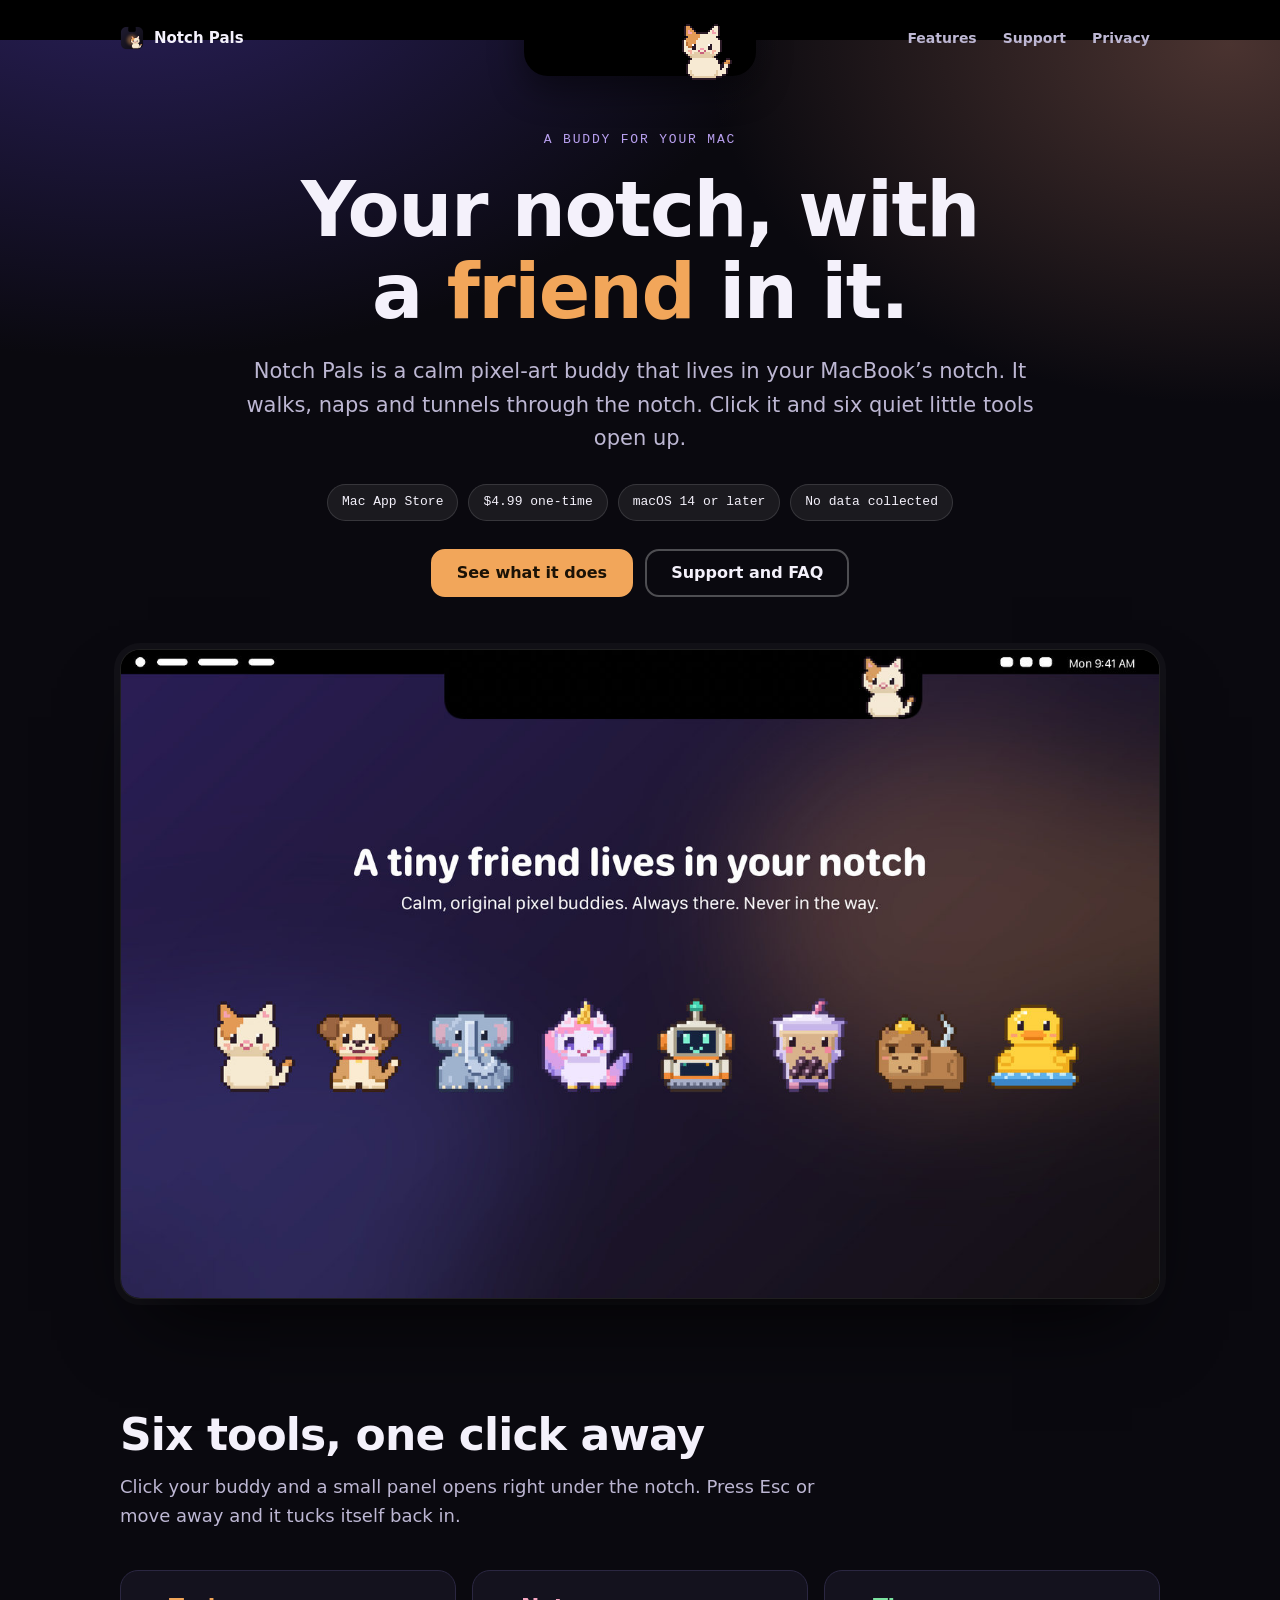
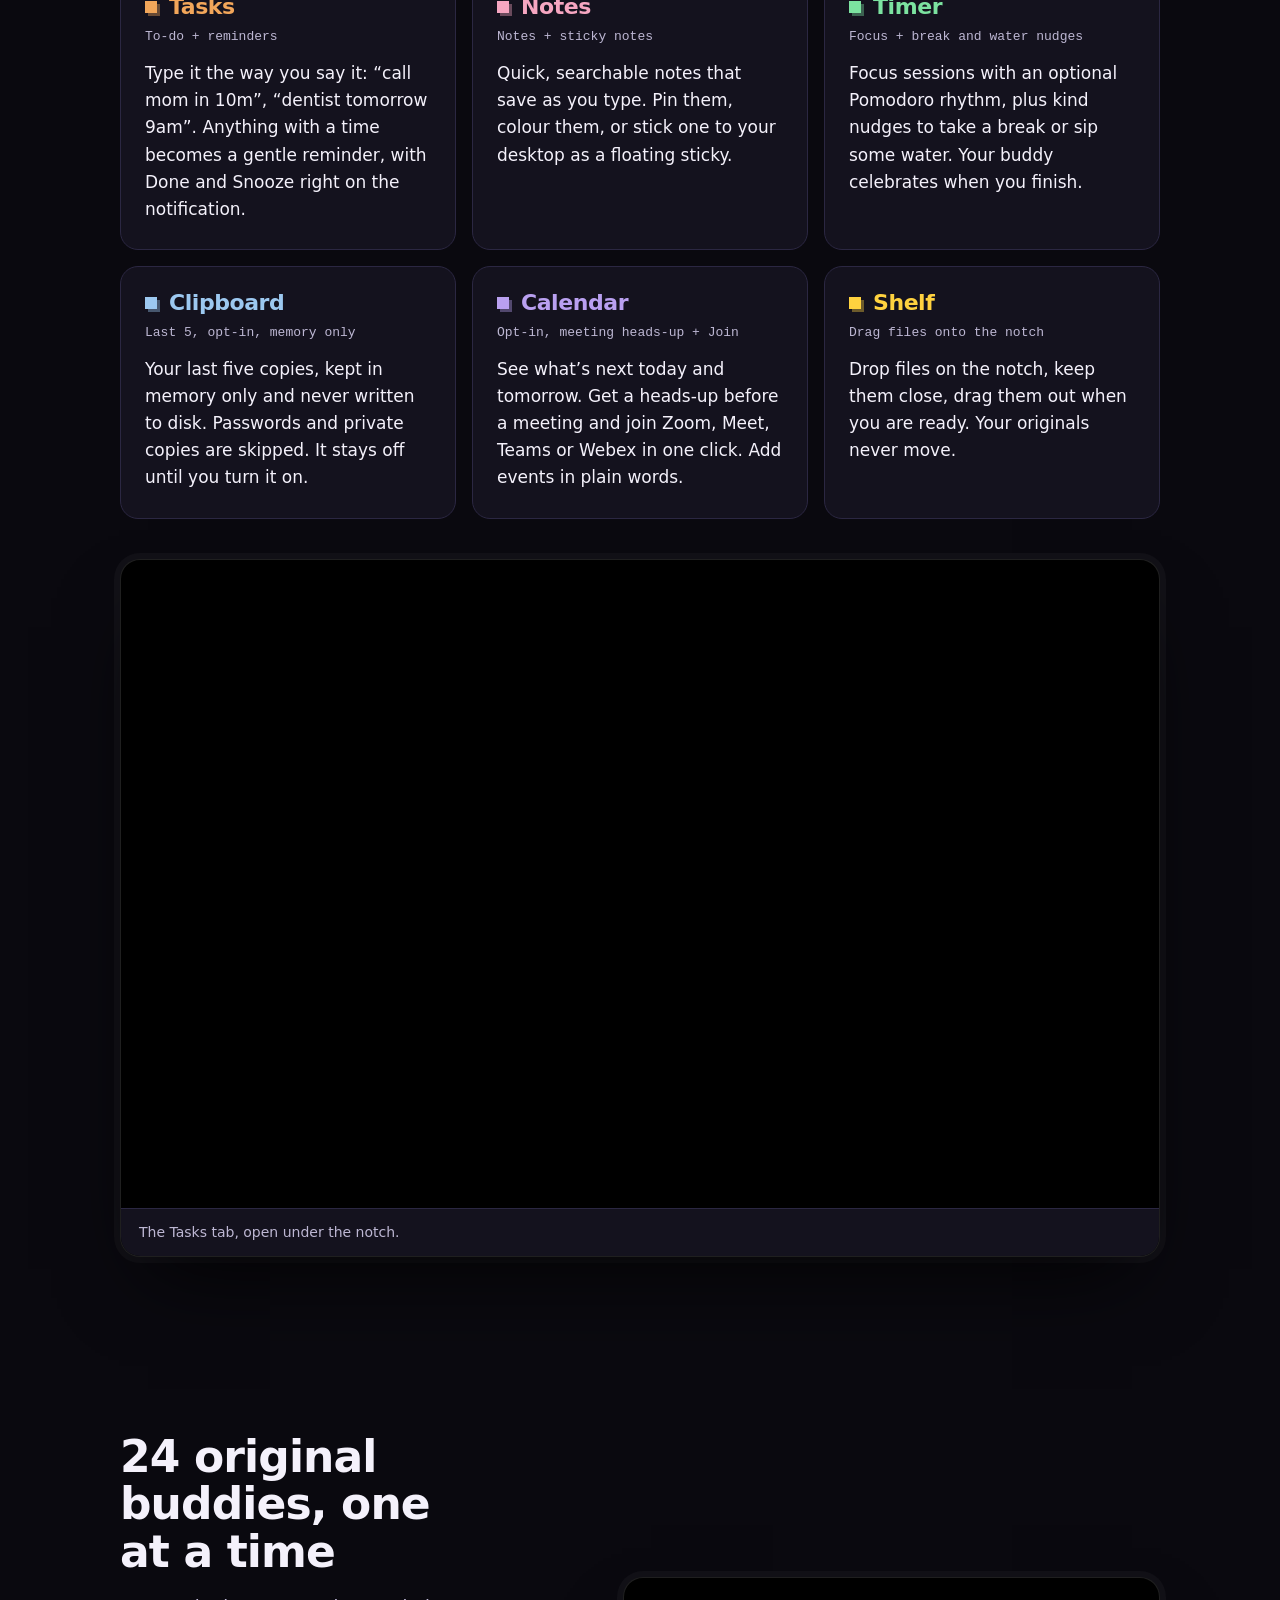
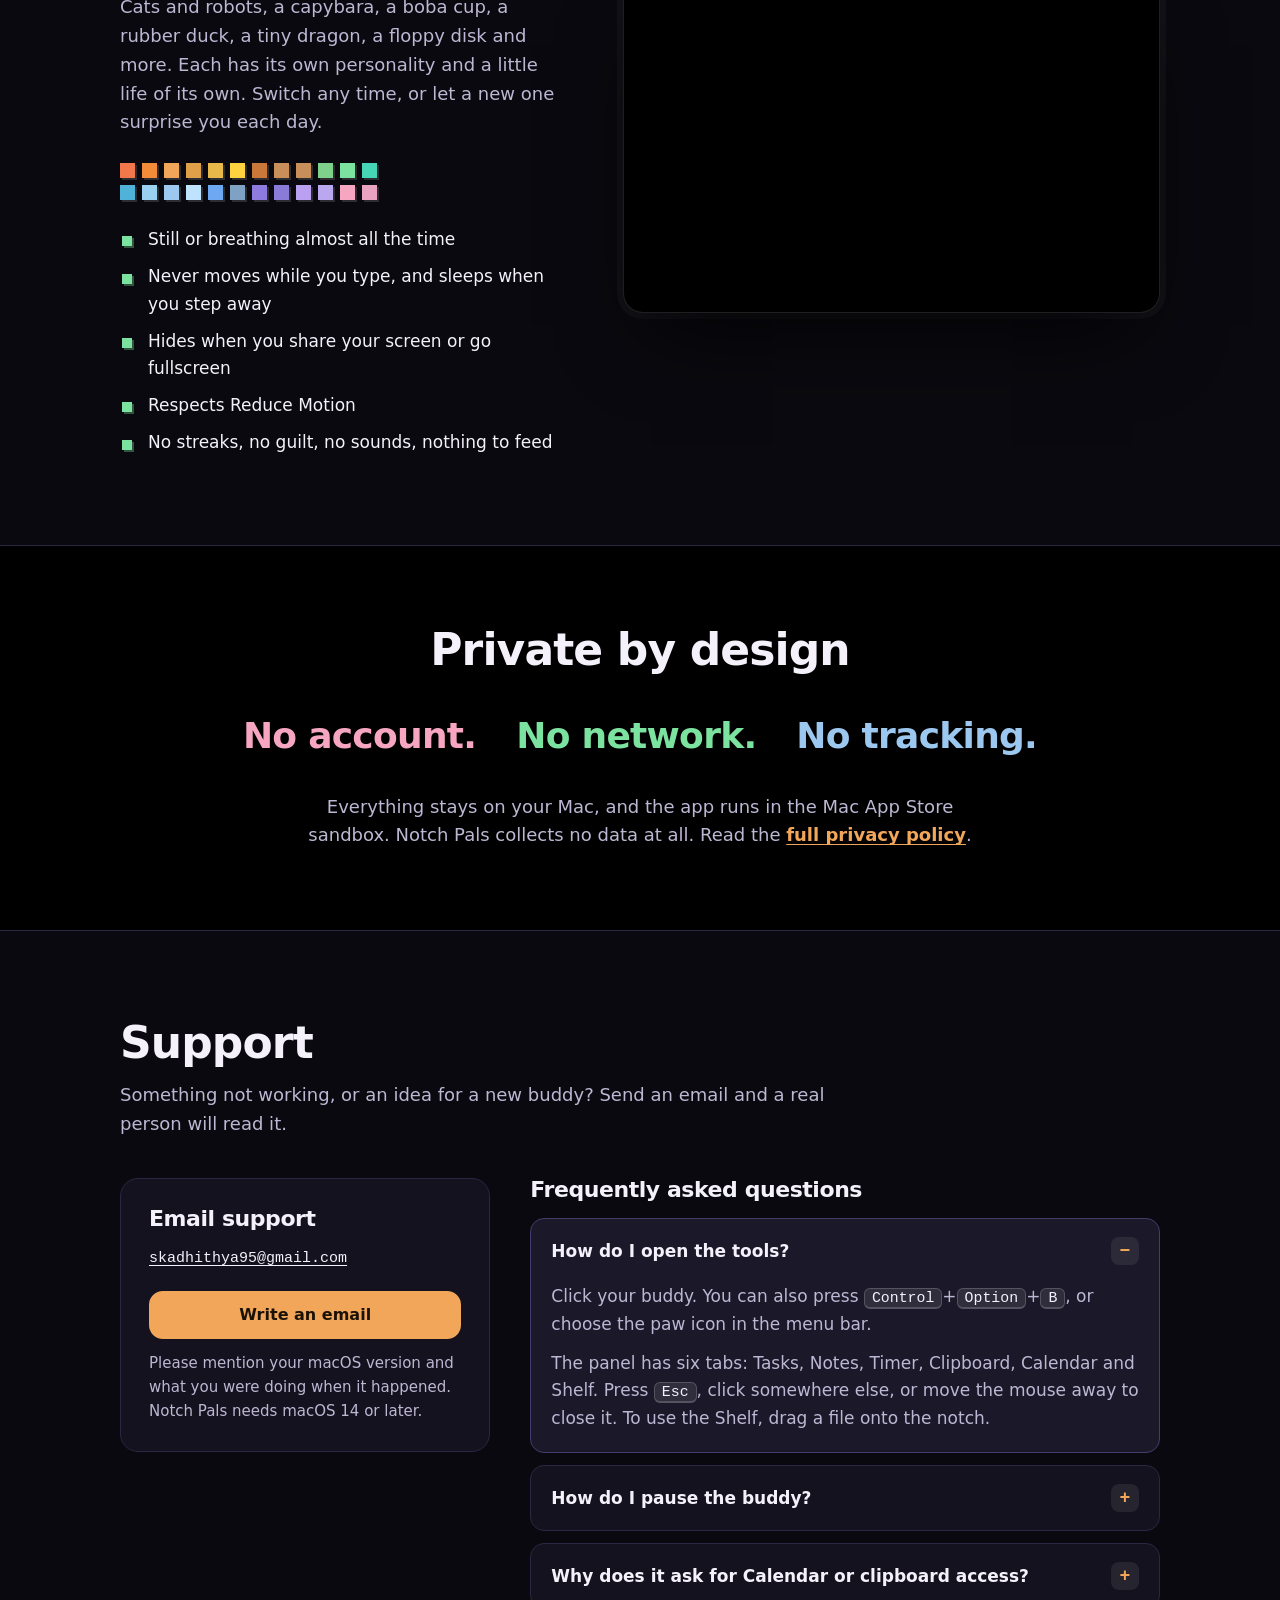
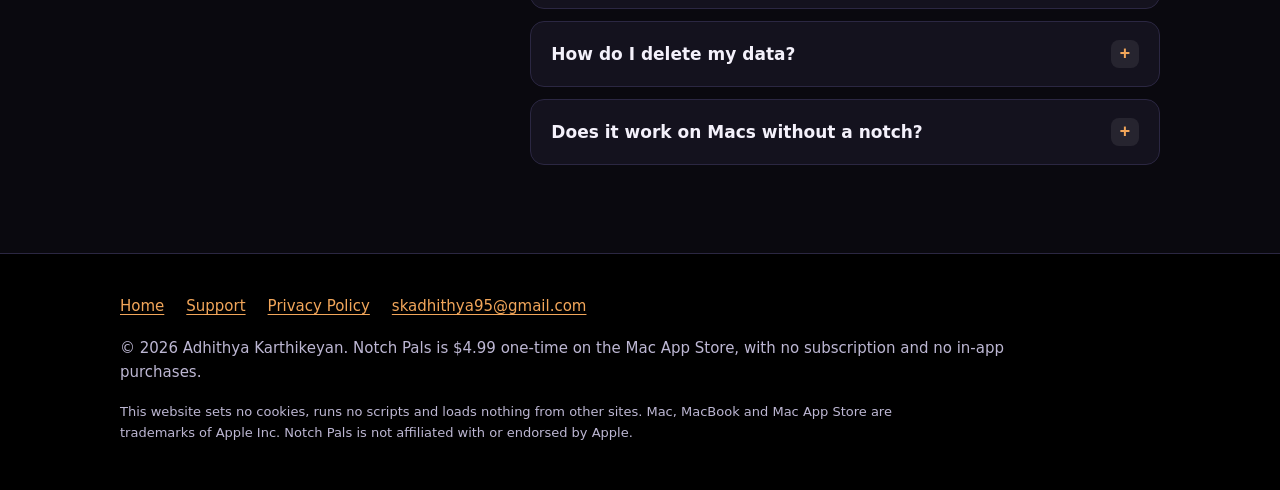
<file: index.html>
<!doctype html>
<html lang="en">
<head>
<meta charset="utf-8">
<meta name="viewport" content="width=device-width, initial-scale=1">
<meta http-equiv="Content-Security-Policy" content="default-src 'none'; img-src 'self'; style-src 'self'; base-uri 'none'; form-action 'none'">
<meta name="referrer" content="no-referrer">
<meta name="color-scheme" content="dark">
<meta name="theme-color" content="#000000">
<title>Notch Pals: a tiny pixel buddy for your MacBook notch</title>
<meta name="description" content="Notch Pals is a calm pixel-art buddy that lives in your MacBook notch. Click it for tasks, notes, a timer, clipboard, calendar and a file shelf. No data collected.">
<link rel="canonical" href="https://adhithya-karthikeyan.github.io/notch-pals/">
<link rel="icon" type="image/png" sizes="32x32" href="img/favicon-32.png">
<link rel="apple-touch-icon" href="img/apple-touch-icon.png">
<meta property="og:type" content="website">
<meta property="og:title" content="Notch Pals">
<meta property="og:description" content="A calm pixel-art buddy that lives in your MacBook notch. Six tiny tools, 24 original buddies, no data collected.">
<meta property="og:url" content="https://adhithya-karthikeyan.github.io/notch-pals/">
<meta property="og:image" content="https://adhithya-karthikeyan.github.io/notch-pals/img/hero-1440.jpg">
<meta name="twitter:card" content="summary_large_image">
<link rel="stylesheet" href="style.css">
</head>
<body>
<a class="skip" href="#main">Skip to content</a>

<header class="menubar">
  <div class="wrap">
    <a class="brand" href="./" aria-label="Notch Pals home">
      <img src="img/icon-192.png" width="24" height="24" alt="">
      <span>Notch Pals</span>
    </a>
    <div class="notch" aria-hidden="true"><div class="buddy"></div></div>
    <nav aria-label="Primary">
      <ul>
        <li><a href="#tools">Features</a></li>
        <li><a href="#support">Support</a></li>
        <li><a href="privacy.html">Privacy</a></li>
      </ul>
    </nav>
  </div>
</header>

<main id="main">

  <section class="hero" aria-labelledby="title">
    <div class="wrap">
      <p class="eyebrow">A buddy for your Mac</p>
      <h1 id="title">Your notch, with a <span class="hl">friend</span> in it.</h1>
      <p class="lead">Notch Pals is a calm pixel-art buddy that lives in your MacBook&rsquo;s notch. It walks, naps and tunnels through the notch. Click it and six quiet little tools open up.</p>
      <ul class="chips" aria-label="At a glance">
        <li>Mac App Store</li>
        <li>$4.99 one-time</li>
        <li>macOS 14 or later</li>
        <li>No data collected</li>
      </ul>
      <div class="actions">
        <a class="btn" href="#tools">See what it does</a>
        <a class="btn ghost" href="#support">Support and FAQ</a>
      </div>
      <figure class="shot">
        <img
          src="img/hero-1440.jpg"
          srcset="img/hero-720.jpg 720w, img/hero-1440.jpg 1440w"
          sizes="(min-width: 1120px) 1040px, calc(100vw - 32px)"
          width="1440" height="900"
          alt="Notch Pals on a MacBook screen: a pixel cat sits in the notch above a row of eight pixel buddies (a cat, dog, elephant, unicorn, robot, boba cup, capybara and rubber duck) under the headline &ldquo;A tiny friend lives in your notch&rdquo;.">
      </figure>
    </div>
  </section>

  <section class="section" id="tools" aria-labelledby="tools-title">
    <div class="wrap">
      <div class="section-head">
        <h2 id="tools-title">Six tools, one click away</h2>
        <p>Click your buddy and a small panel opens right under the notch. Press Esc or move away and it tucks itself back in.</p>
      </div>

      <ul class="tools">
        <li class="tool">
          <h3>Tasks</h3>
          <p class="sub">To-do + reminders</p>
          <p>Type it the way you say it: &ldquo;call mom in 10m&rdquo;, &ldquo;dentist tomorrow 9am&rdquo;. Anything with a time becomes a gentle reminder, with Done and Snooze right on the notification.</p>
        </li>
        <li class="tool pink">
          <h3>Notes</h3>
          <p class="sub">Notes + sticky notes</p>
          <p>Quick, searchable notes that save as you type. Pin them, colour them, or stick one to your desktop as a floating sticky.</p>
        </li>
        <li class="tool mint">
          <h3>Timer</h3>
          <p class="sub">Focus + break and water nudges</p>
          <p>Focus sessions with an optional Pomodoro rhythm, plus kind nudges to take a break or sip some water. Your buddy celebrates when you finish.</p>
        </li>
        <li class="tool sky">
          <h3>Clipboard</h3>
          <p class="sub">Last 5, opt-in, memory only</p>
          <p>Your last five copies, kept in memory only and never written to disk. Passwords and private copies are skipped. It stays off until you turn it on.</p>
        </li>
        <li class="tool lilac">
          <h3>Calendar</h3>
          <p class="sub">Opt-in, meeting heads-up + Join</p>
          <p>See what&rsquo;s next today and tomorrow. Get a heads-up before a meeting and join Zoom, Meet, Teams or Webex in one click. Add events in plain words.</p>
        </li>
        <li class="tool duck">
          <h3>Shelf</h3>
          <p class="sub">Drag files onto the notch</p>
          <p>Drop files on the notch, keep them close, drag them out when you are ready. Your originals never move.</p>
        </li>
      </ul>

      <figure class="shot tools-shot">
        <img
          src="img/tools-1440.jpg"
          srcset="img/tools-720.jpg 720w, img/tools-1440.jpg 1440w"
          sizes="(min-width: 1120px) 1040px, calc(100vw - 32px)"
          width="1440" height="900" loading="lazy" decoding="async"
          alt="The Notch Pals tools panel open below the notch on the Tasks tab, with six tool tabs along the top and a to-do list: Send invoice to Priya, Call mom with a reminder in 12 minutes, Book dentist with a reminder tomorrow, and Water the cactus.">
        <figcaption>The Tasks tab, open under the notch.</figcaption>
      </figure>
    </div>
  </section>

  <section class="section" id="buddies" aria-labelledby="buddies-title">
    <div class="wrap split">
      <div>
        <h2 id="buddies-title">24 original buddies, one at a time</h2>
        <p>Cats and robots, a capybara, a boba cup, a rubber duck, a tiny dragon, a floppy disk and more. Each has its own personality and a little life of its own. Switch any time, or let a new one surprise you each day.</p>
        <div class="dots" role="img" aria-label="The accent colours of all 24 buddies">
          <span></span><span></span><span></span><span></span><span></span><span></span>
          <span></span><span></span><span></span><span></span><span></span><span></span>
          <span></span><span></span><span></span><span></span><span></span><span></span>
          <span></span><span></span><span></span><span></span><span></span><span></span>
        </div>
        <ul class="calm" aria-label="Calm by design">
          <li>Still or breathing almost all the time</li>
          <li>Never moves while you type, and sleeps when you step away</li>
          <li>Hides when you share your screen or go fullscreen</li>
          <li>Respects Reduce Motion</li>
          <li>No streaks, no guilt, no sounds, nothing to feed</li>
        </ul>
      </div>
      <figure class="shot">
        <img
          src="img/buddies-1440.jpg"
          srcset="img/buddies-720.jpg 720w, img/buddies-1440.jpg 1440w"
          sizes="(min-width: 900px) 600px, calc(100vw - 32px)"
          width="1440" height="900" loading="lazy" decoding="async"
          alt="The Notch Pals buddy gallery titled &ldquo;Your buddies&rdquo;, showing eight of the 24 characters (Mochi the cat, Biscuit the dog, Ollie the elephant, Luma the unicorn, Servo the robot, Bobbi the boba cup, Mellow the capybara and Patch the rubber duck), with filters for Animals, Fantasy, Tech, Food, Nature, Dev and Seasonal.">
      </figure>
    </div>
  </section>

  <section class="band" aria-labelledby="private-title">
    <div class="wrap">
      <h2 id="private-title">Private by design</h2>
      <ul class="nos">
        <li>No account.</li>
        <li>No network.</li>
        <li>No tracking.</li>
      </ul>
      <p>Everything stays on your Mac, and the app runs in the Mac App Store sandbox. Notch Pals collects no data at all. Read the <a href="privacy.html">full privacy policy</a>.</p>
    </div>
  </section>

  <section class="section" id="support" aria-labelledby="support-title">
    <div class="wrap">
      <div class="section-head">
        <h2 id="support-title">Support</h2>
        <p>Something not working, or an idea for a new buddy? Send an email and a real person will read it.</p>
      </div>

      <div class="support-grid">
        <aside class="contact" aria-labelledby="contact-title">
          <h3 id="contact-title">Email support</h3>
          <a class="email" href="mailto:skadhithya95@gmail.com?subject=Notch%20Pals%20support">skadhithya95@gmail.com</a>
          <a class="btn" href="mailto:skadhithya95@gmail.com?subject=Notch%20Pals%20support">Write an email</a>
          <p class="req">Please mention your macOS version and what you were doing when it happened. Notch Pals needs macOS 14 or later.</p>
        </aside>

        <div class="faq">
          <h3>Frequently asked questions</h3>

          <details open>
            <summary>How do I open the tools?</summary>
            <div class="answer">
              <p>Click your buddy. You can also press <kbd>Control</kbd>+<kbd>Option</kbd>+<kbd>B</kbd>, or choose the paw icon in the menu bar.</p>
              <p>The panel has six tabs: Tasks, Notes, Timer, Clipboard, Calendar and Shelf. Press <kbd>Esc</kbd>, click somewhere else, or move the mouse away to close it. To use the Shelf, drag a file onto the notch.</p>
            </div>
          </details>

          <details>
            <summary>How do I pause the buddy?</summary>
            <div class="answer">
              <p>Click the paw icon in the menu bar, choose <strong>Pause Buddy</strong>, then pick <strong>For 1 hour</strong>, <strong>Until tomorrow</strong> or <strong>Until I resume</strong>. You can also press <kbd>Control</kbd>+<kbd>Option</kbd>+<kbd>P</kbd> to pause and resume.</p>
              <p>While paused, all animation stops, but your tools stay reachable. Giving a talk or recording your screen? Choose <strong>Presenting (hide buddy)</strong> in the same menu. The buddy also hides by itself in fullscreen apps.</p>
            </div>
          </details>

          <details>
            <summary>Why does it ask for Calendar or clipboard access?</summary>
            <div class="answer">
              <p>Only when you use the feature that needs it, and both are optional.</p>
              <p><strong>Calendar</strong> lets Notch Pals show your upcoming events, warn you before meetings and add events you create. Events are read on your Mac and are not copied anywhere else.</p>
              <p><strong>Clipboard</strong> is off until you press &ldquo;Start remembering&rdquo;. It then keeps your last five copies in memory only. They are never written to disk and disappear when the app quits. Items marked private by the app that created them, such as passwords from a password manager, are never recorded. If your Mac is set to ask before apps read the clipboard, Notch Pals pauses clipboard reading.</p>
              <p>Notifications are used for reminders and timer alerts. You can change any permission in System Settings &gt; Privacy &amp; Security.</p>
            </div>
          </details>

          <details>
            <summary>How do I delete my data?</summary>
            <div class="answer">
              <p>Inside the app you can delete tasks, notes and sticky notes, clear completed tasks, and use <strong>Clear all</strong> on the Shelf and in Clipboard. Everything is stored only on your Mac.</p>
              <p>Deleting the app does not necessarily delete its data, because macOS can keep the app&rsquo;s sandbox container. To remove everything, quit Notch Pals, then in Finder choose Go &gt; Go to Folder, enter <code>~/Library/Containers/app.notchpals.mac</code> and move that folder to the Trash. Finder may show the folder as &ldquo;Notch Pals&rdquo;.</p>
            </div>
          </details>

          <details>
            <summary>Does it work on Macs without a notch?</summary>
            <div class="answer">
              <p>Yes. Notch Pals works on any Mac running macOS 14 or later. On a MacBook with a notch your buddy lives beside it. On other Macs, and on external displays, it sits at the top centre of the screen.</p>
            </div>
          </details>
        </div>
      </div>
    </div>
  </section>

</main>

<footer class="footer">
  <div class="wrap">
    <ul aria-label="Footer">
      <li><a href="#main">Home</a></li>
      <li><a href="#support">Support</a></li>
      <li><a href="privacy.html">Privacy Policy</a></li>
      <li><a href="mailto:skadhithya95@gmail.com">skadhithya95@gmail.com</a></li>
    </ul>
    <p>&copy; 2026 Adhithya Karthikeyan. Notch Pals is $4.99 one-time on the Mac App Store, with no subscription and no in-app purchases.</p>
    <p class="fine">This website sets no cookies, runs no scripts and loads nothing from other sites. Mac, MacBook and Mac App Store are trademarks of Apple Inc. Notch Pals is not affiliated with or endorsed by Apple.</p>
  </div>
</footer>
</body>
</html>
</file>
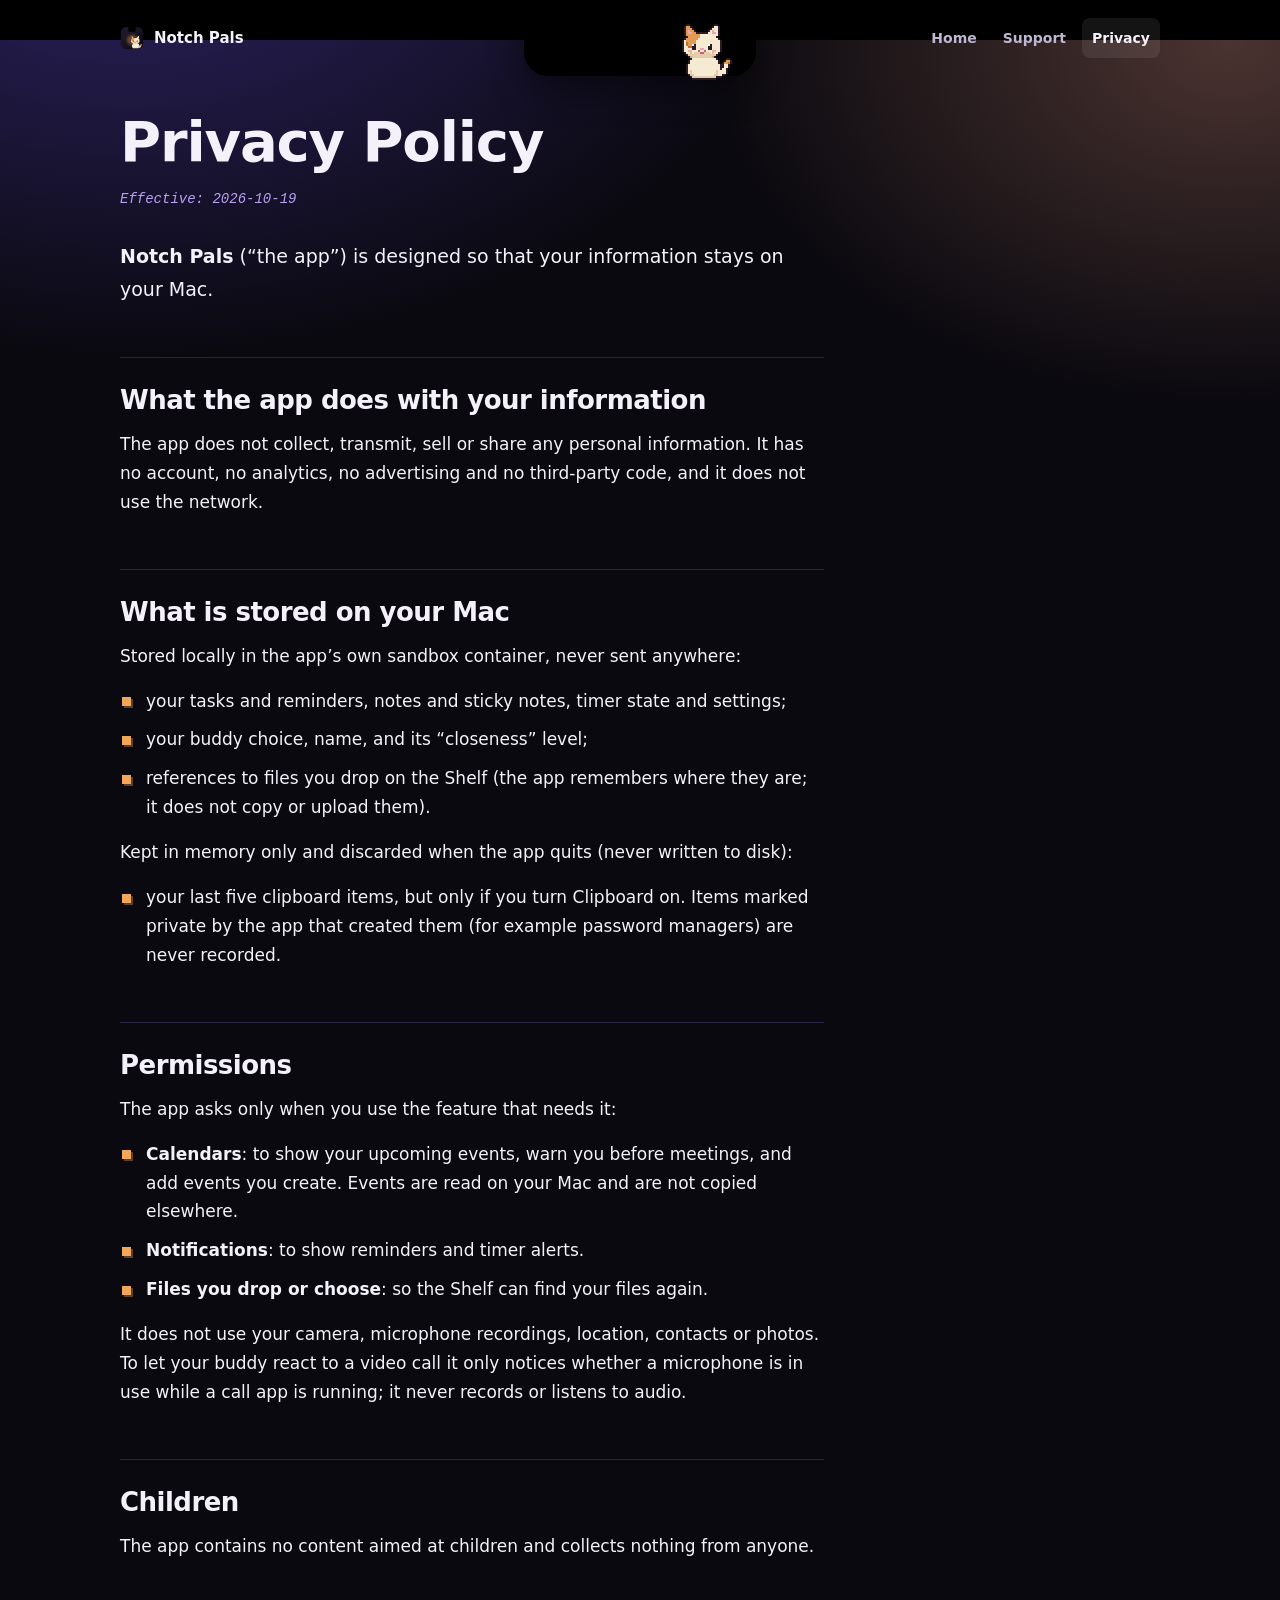
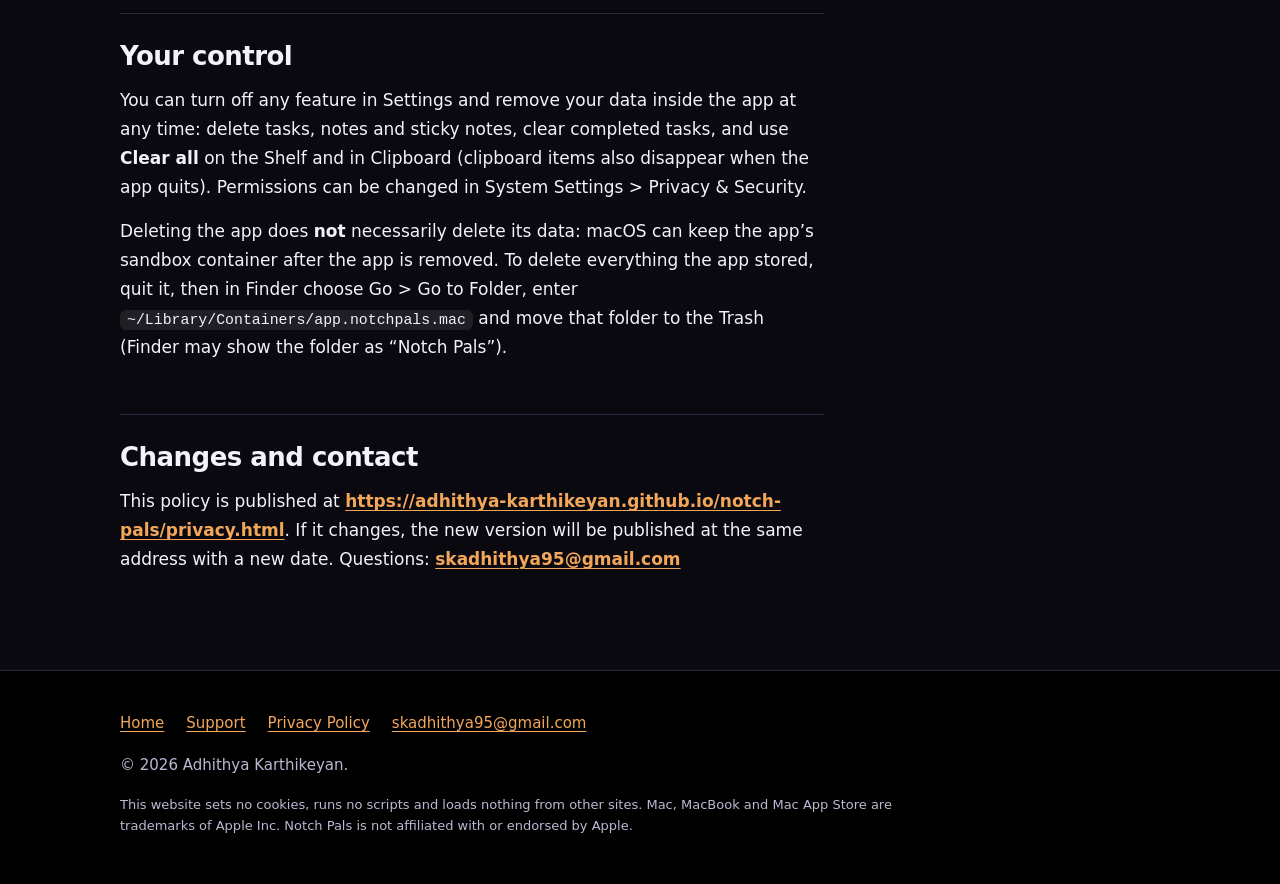
<file: privacy.html>
<!doctype html>
<html lang="en">
<head>
<meta charset="utf-8">
<meta name="viewport" content="width=device-width, initial-scale=1">
<meta http-equiv="Content-Security-Policy" content="default-src 'none'; img-src 'self'; style-src 'self'; base-uri 'none'; form-action 'none'">
<meta name="referrer" content="no-referrer">
<meta name="color-scheme" content="dark">
<meta name="theme-color" content="#000000">
<title>Privacy Policy &middot; Notch Pals</title>
<meta name="description" content="Notch Pals privacy policy: the app collects no data, has no network access, no analytics and no accounts. Everything stays on your Mac.">
<link rel="canonical" href="https://adhithya-karthikeyan.github.io/notch-pals/privacy.html">
<link rel="icon" type="image/png" sizes="32x32" href="img/favicon-32.png">
<link rel="apple-touch-icon" href="img/apple-touch-icon.png">
<link rel="stylesheet" href="style.css">
</head>
<body>
<a class="skip" href="#main">Skip to content</a>

<header class="menubar">
  <div class="wrap">
    <a class="brand" href="./" aria-label="Notch Pals home">
      <img src="img/icon-192.png" width="24" height="24" alt="">
      <span>Notch Pals</span>
    </a>
    <div class="notch" aria-hidden="true"><div class="buddy"></div></div>
    <nav aria-label="Primary">
      <ul>
        <li><a href="./">Home</a></li>
        <li><a href="./#support">Support</a></li>
        <li><a href="privacy.html" aria-current="page">Privacy</a></li>
      </ul>
    </nav>
  </div>
</header>

<main id="main" class="doc-page">
  <div class="wrap">
    <article class="doc">
      <h1>Privacy Policy</h1>
      <p class="effective"><em>Effective: <time datetime="2026-10-19">2026-10-19</time></em></p>

      <p class="lead-in"><strong>Notch Pals</strong> (&ldquo;the app&rdquo;) is designed so that your information stays on your Mac.</p>

      <h2 id="what-the-app-does">What the app does with your information</h2>
      <p>The app does not collect, transmit, sell or share any personal information. It has no account, no analytics, no advertising and no third-party code, and it does not use the network.</p>

      <h2 id="stored-on-your-mac">What is stored on your Mac</h2>
      <p>Stored locally in the app&rsquo;s own sandbox container, never sent anywhere:</p>
      <ul>
        <li>your tasks and reminders, notes and sticky notes, timer state and settings;</li>
        <li>your buddy choice, name, and its &ldquo;closeness&rdquo; level;</li>
        <li>references to files you drop on the Shelf (the app remembers where they are; it does not copy or upload them).</li>
      </ul>
      <p>Kept in memory only and discarded when the app quits (never written to disk):</p>
      <ul>
        <li>your last five clipboard items, but only if you turn Clipboard on. Items marked private by the app that created them (for example password managers) are never recorded.</li>
      </ul>

      <h2 id="permissions">Permissions</h2>
      <p>The app asks only when you use the feature that needs it:</p>
      <ul>
        <li><strong>Calendars</strong>: to show your upcoming events, warn you before meetings, and add events you create. Events are read on your Mac and are not copied elsewhere.</li>
        <li><strong>Notifications</strong>: to show reminders and timer alerts.</li>
        <li><strong>Files you drop or choose</strong>: so the Shelf can find your files again.</li>
      </ul>
      <p>It does not use your camera, microphone recordings, location, contacts or photos. To let your buddy react to a video call it only notices whether a microphone is in use while a call app is running; it never records or listens to audio.</p>

      <h2 id="children">Children</h2>
      <p>The app contains no content aimed at children and collects nothing from anyone.</p>

      <h2 id="your-control">Your control</h2>
      <p>You can turn off any feature in Settings and remove your data inside the app at any time: delete tasks, notes and sticky notes, clear completed tasks, and use <strong>Clear all</strong> on the Shelf and in Clipboard (clipboard items also disappear when the app quits). Permissions can be changed in System Settings &gt; Privacy &amp; Security.</p>
      <p>Deleting the app does <strong>not</strong> necessarily delete its data: macOS can keep the app&rsquo;s sandbox container after the app is removed. To delete everything the app stored, quit it, then in Finder choose Go &gt; Go to Folder, enter <code>~/Library/Containers/app.notchpals.mac</code> and move that folder to the Trash (Finder may show the folder as &ldquo;Notch Pals&rdquo;).</p>

      <h2 id="changes-and-contact">Changes and contact</h2>
      <p>This policy is published at <strong><a href="https://adhithya-karthikeyan.github.io/notch-pals/privacy.html">https://adhithya-karthikeyan.github.io/notch-pals/privacy.html</a></strong>. If it changes, the new version will be published at the same address with a new date. Questions: <strong><a href="mailto:skadhithya95@gmail.com">skadhithya95@gmail.com</a></strong></p>
    </article>
  </div>
</main>

<footer class="footer">
  <div class="wrap">
    <ul aria-label="Footer">
      <li><a href="./">Home</a></li>
      <li><a href="./#support">Support</a></li>
      <li><a href="privacy.html">Privacy Policy</a></li>
      <li><a href="mailto:skadhithya95@gmail.com">skadhithya95@gmail.com</a></li>
    </ul>
    <p>&copy; 2026 Adhithya Karthikeyan.</p>
    <p class="fine">This website sets no cookies, runs no scripts and loads nothing from other sites. Mac, MacBook and Mac App Store are trademarks of Apple Inc. Notch Pals is not affiliated with or endorsed by Apple.</p>
  </div>
</footer>
</body>
</html>
</file>
<file: style.css>
/* Notch Pals site. One stylesheet, system fonts, no scripts, no third parties. */

:root {
  color-scheme: dark;

  --black: #000;
  --bg: #0a090f;
  --card: #14121e;
  --card-hi: #1b1829;
  --line: #2b2742;
  --text: #f4f1fb;
  --muted: #bdb7d3;

  /* Pastels taken from the buddies' own accent colours */
  --orange: #f2a65a; /* Mochi */
  --pink: #f6a6c1;   /* Gilly */
  --mint: #7ce2a0;   /* Caret */
  --sky: #9cc8f0;    /* Nimbus */
  --lilac: #b9a0f0;  /* Luma */
  --duck: #ffd23f;   /* Patch */

  --radius: 18px;
  --wrap: 1080px;
  --gutter: 20px;

  --font: system-ui, -apple-system, "Segoe UI", Roboto, "Helvetica Neue", Arial, sans-serif;
  --font-display: ui-rounded, "SF Pro Rounded", system-ui, -apple-system, "Segoe UI", sans-serif;
  --mono: ui-monospace, "SF Mono", SFMono-Regular, Menlo, Consolas, monospace;
}

*,
*::before,
*::after { box-sizing: border-box; }

html { -webkit-text-size-adjust: 100%; text-size-adjust: 100%; scroll-behavior: smooth; scroll-padding-top: 24px; }

body {
  margin: 0;
  font-family: var(--font);
  font-size: 1.0625rem;
  line-height: 1.6;
  color: var(--text);
  background:
    radial-gradient(1100px 720px at 10% -8%, #2d2262 0%, rgba(45, 34, 98, 0) 62%) top / 100% 1100px no-repeat,
    radial-gradient(900px 620px at 96% 4%, #4a3330 0%, rgba(74, 51, 48, 0) 58%) top / 100% 1100px no-repeat,
    var(--bg);
  min-height: 100vh;
  display: flex;
  flex-direction: column;
}

main { flex: 1 0 auto; }

img { max-width: 100%; height: auto; }

a { color: var(--orange); text-underline-offset: 0.18em; text-decoration-thickness: 0.08em; }
a:hover { color: #ffc58a; }

:focus-visible { outline: 3px solid var(--orange); outline-offset: 3px; border-radius: 6px; }

.wrap { width: 100%; max-width: var(--wrap); margin-inline: auto; padding-inline: var(--gutter); }

.sr-only {
  position: absolute; width: 1px; height: 1px; margin: -1px; padding: 0;
  overflow: hidden; clip: rect(0 0 0 0); white-space: nowrap; border: 0;
}

.skip {
  position: absolute; left: 12px; top: -80px; z-index: 50;
  background: var(--orange); color: #1b1206; font-weight: 700;
  padding: 10px 16px; border-radius: 10px; text-decoration: none;
}
.skip:focus { top: 8px; color: #1b1206; }

/* ---------- Menu bar + notch ---------- */

.menubar { position: relative; z-index: 10; background: var(--black); height: 40px; }
.menubar .wrap {
  height: 100%;
  display: grid;
  grid-template-columns: minmax(0, 1fr) auto minmax(0, 1fr);
  align-items: center;
}

.brand {
  display: inline-flex; align-items: center; gap: 10px;
  color: var(--text); text-decoration: none; font-weight: 650; font-size: 0.9375rem;
  justify-self: start; min-height: 40px;
}
.brand:hover { color: #fff; }
.brand img { border-radius: 6px; display: block; }

.menubar nav { justify-self: end; position: relative; z-index: 1; }
.menubar ul { list-style: none; margin: 0; padding: 0; display: flex; gap: 6px; }
.menubar nav a {
  display: inline-flex; align-items: center; min-height: 40px; padding: 0 10px;
  color: var(--muted); text-decoration: none; font-size: 0.875rem; font-weight: 550; border-radius: 8px;
}
.menubar nav a:hover,
.menubar nav a[aria-current="page"] { color: var(--text); }
.menubar nav a[aria-current="page"] { background: rgba(255, 255, 255, 0.08); }

.notch {
  position: relative; align-self: start;
  width: 232px; height: 76px;
  background: var(--black);
  border-radius: 0 0 24px 24px;
  box-shadow: 0 14px 34px rgba(0, 0, 0, 0.45);
}

/* Mochi, straight from the app's sprite sheet: 4 frames of 64px (idle, idle, blink, blink). */
.buddy {
  position: absolute; right: 22px; bottom: -4px;
  width: 64px; height: 64px;
  background: url("img/mochi-strip.png") 0 0 / 256px 64px no-repeat;
  image-rendering: pixelated;
  animation: mochi 3.8s steps(1, end) infinite;
}
@keyframes mochi {
  0%    { background-position: 0 0; }
  47%   { background-position: -64px 0; }
  94%   { background-position: -128px 0; }
  95.5% { background-position: -192px 0; }
  97.5% { background-position: -128px 0; }
  99%   { background-position: 0 0; }
}

/* ---------- Hero ---------- */

.hero { padding: 84px 0 24px; text-align: center; }

.eyebrow {
  display: inline-block; margin: 0 0 18px;
  font-family: var(--mono); font-size: 0.8125rem; letter-spacing: 0.14em; text-transform: uppercase;
  color: var(--lilac);
}

h1, h2, h3 { font-family: var(--font-display); line-height: 1.08; letter-spacing: -0.02em; margin: 0; }

h1 { font-size: clamp(2.5rem, 7.4vw, 4.75rem); font-weight: 800; text-wrap: balance; }
h1 .hl { color: var(--orange); }

.lead {
  max-width: 40em; margin: 22px auto 0;
  font-size: clamp(1.0625rem, 2.4vw, 1.3125rem); color: var(--muted); text-wrap: pretty;
}

.chips { list-style: none; margin: 28px 0 0; padding: 0; display: flex; flex-wrap: wrap; justify-content: center; gap: 10px; }
.chips li {
  font-family: var(--mono); font-size: 0.8125rem;
  padding: 7px 14px; border-radius: 999px;
  background: rgba(255, 255, 255, 0.07); border: 1px solid rgba(255, 255, 255, 0.12);
}

.actions { margin-top: 28px; display: flex; flex-wrap: wrap; justify-content: center; gap: 12px; }

.btn {
  display: inline-flex; align-items: center; justify-content: center; min-height: 48px; padding: 0 24px;
  border-radius: 14px; font-weight: 700; font-size: 1rem; text-decoration: none;
  background: var(--orange); color: #1b1206; border: 2px solid var(--orange);
  transition: background-color 0.15s, transform 0.15s;
}
.btn:hover { background: #f7bb80; border-color: #f7bb80; color: #1b1206; }
.btn.ghost { background: transparent; color: var(--text); border-color: rgba(255, 255, 255, 0.28); }
.btn.ghost:hover { background: rgba(255, 255, 255, 0.08); border-color: rgba(255, 255, 255, 0.5); color: #fff; }

/* ---------- Screenshots ---------- */

.shot {
  margin: 0;
  border-radius: 20px; overflow: hidden;
  border: 1px solid rgba(255, 255, 255, 0.12);
  background: var(--black);
  box-shadow: 0 40px 80px -28px rgba(0, 0, 0, 0.85), 0 0 0 6px rgba(255, 255, 255, 0.03);
}
.shot img { display: block; width: 100%; height: auto; }
.shot figcaption {
  padding: 12px 18px; font-size: 0.875rem; color: var(--muted);
  background: var(--card); border-top: 1px solid var(--line);
}

.hero .shot { margin-top: 52px; text-align: left; }

/* ---------- Sections ---------- */

.section { padding: 88px 0; }
.section > .wrap > h2,
.section-head h2 { font-size: clamp(1.8rem, 4.6vw, 2.75rem); font-weight: 800; text-wrap: balance; }
.section-head { max-width: 44em; margin-bottom: 40px; }
.section-head p { margin: 14px 0 0; color: var(--muted); font-size: 1.125rem; text-wrap: pretty; }

/* Six tools */

.tools { list-style: none; margin: 0; padding: 0; display: grid; grid-template-columns: repeat(3, minmax(0, 1fr)); gap: 16px; }
.tool {
  --a: var(--orange);
  background: var(--card); border: 1px solid var(--line); border-radius: var(--radius);
  padding: 24px 24px 26px;
  transition: border-color 0.2s, transform 0.2s, background-color 0.2s;
}
.tool:hover { border-color: var(--a); background: var(--card-hi); transform: translateY(-2px); }
.tool.pink  { --a: var(--pink); }
.tool.mint  { --a: var(--mint); }
.tool.sky   { --a: var(--sky); }
.tool.lilac { --a: var(--lilac); }
.tool.duck  { --a: var(--duck); }

.tool h3 { font-size: 1.375rem; font-weight: 750; color: var(--a); display: flex; align-items: center; gap: 12px; }
.tool h3::before {
  content: ""; flex: none; width: 12px; height: 12px; background: var(--a);
  box-shadow: 3px 3px 0 rgba(255, 255, 255, 0.22);
  box-shadow: 3px 3px 0 color-mix(in srgb, var(--a) 38%, transparent);
}
.tool .sub { margin: 8px 0 0; font-family: var(--mono); font-size: 0.8125rem; color: var(--muted); }
.tool p:last-child { margin: 12px 0 0; color: var(--text); }

.tools-shot { margin-top: 40px; }

/* Buddies */

.split { display: grid; grid-template-columns: 1fr 1.2fr; gap: 56px; align-items: center; }
.split h2 { font-size: clamp(1.8rem, 4.6vw, 2.75rem); font-weight: 800; text-wrap: balance; }
.split p { color: var(--muted); font-size: 1.125rem; margin: 18px 0 0; text-wrap: pretty; }

.dots { display: flex; flex-wrap: wrap; gap: 7px; margin: 26px 0 0; max-width: 17rem; } /* 12 per row, two rows */
.dots span { width: 15px; height: 15px; background: var(--c); box-shadow: 2px 2px 0 rgba(255, 255, 255, 0.14); }
.dots span:nth-child(1)  { --c: #f2784b; }
.dots span:nth-child(2)  { --c: #f28c38; }
.dots span:nth-child(3)  { --c: #f2a65a; }
.dots span:nth-child(4)  { --c: #e0a04a; }
.dots span:nth-child(5)  { --c: #e8b84a; }
.dots span:nth-child(6)  { --c: #ffd23f; }
.dots span:nth-child(7)  { --c: #c9783a; }
.dots span:nth-child(8)  { --c: #c98f5a; }
.dots span:nth-child(9)  { --c: #c98f5a; }
.dots span:nth-child(10) { --c: #7fd08a; }
.dots span:nth-child(11) { --c: #7ce2a0; }
.dots span:nth-child(12) { --c: #45d6b5; }
.dots span:nth-child(13) { --c: #4fb3d9; }
.dots span:nth-child(14) { --c: #9ad0f0; }
.dots span:nth-child(15) { --c: #9cc8f0; }
.dots span:nth-child(16) { --c: #bfe3ff; }
.dots span:nth-child(17) { --c: #6fa8f2; }
.dots span:nth-child(18) { --c: #7fa1c3; }
.dots span:nth-child(19) { --c: #8e7be0; }
.dots span:nth-child(20) { --c: #8b7bd8; }
.dots span:nth-child(21) { --c: #b9a0f0; }
.dots span:nth-child(22) { --c: #b9a8f0; }
.dots span:nth-child(23) { --c: #f6a6c1; }
.dots span:nth-child(24) { --c: #e9a3c0; }

.calm { list-style: none; margin: 26px 0 0; padding: 0; display: grid; gap: 10px; }
.calm li { position: relative; padding-left: 28px; }
.calm li::before {
  content: ""; position: absolute; left: 2px; top: 0.6em; width: 10px; height: 10px;
  background: var(--mint); box-shadow: 2px 2px 0 rgba(124, 226, 160, 0.35);
}

/* Privacy band: notch black */

.band { background: var(--black); border-block: 1px solid var(--line); padding: 80px 0; text-align: center; }
.band h2 { font-size: clamp(1.8rem, 4.6vw, 2.75rem); font-weight: 800; }
.nos { list-style: none; margin: 34px 0 0; padding: 0; display: flex; flex-wrap: wrap; justify-content: center; gap: 12px 40px; }
.nos li { font-family: var(--font-display); font-weight: 800; font-size: clamp(1.5rem, 4.2vw, 2.25rem); letter-spacing: -0.02em; }
.nos li:nth-child(1) { color: var(--pink); }
.nos li:nth-child(2) { color: var(--mint); }
.nos li:nth-child(3) { color: var(--sky); }
.nos li:nth-child(4) { color: var(--lilac); }
.band p { max-width: 38em; margin: 28px auto 0; color: var(--muted); font-size: 1.125rem; text-wrap: pretty; }
.band p a { font-weight: 650; }

/* Support */

.support-grid { display: grid; grid-template-columns: 1fr 1.7fr; gap: 40px; align-items: start; }
.contact {
  background: var(--card); border: 1px solid var(--line); border-radius: var(--radius); padding: 28px;
  position: sticky; top: 24px;
}
.contact h3 { font-size: 1.375rem; font-weight: 750; }
.contact p { margin: 12px 0 0; color: var(--muted); }
.contact .email { display: block; margin: 16px 0 20px; font-family: var(--mono); font-size: 0.9375rem; word-break: break-all; color: var(--text); }
.contact .btn { width: 100%; }
.contact .req { font-size: 0.9375rem; }

.faq { display: grid; gap: 12px; }
.faq h3 { font-size: 1.375rem; font-weight: 750; margin-bottom: 4px; }
details { background: var(--card); border: 1px solid var(--line); border-radius: 14px; transition: border-color 0.2s, background-color 0.2s; }
details[open] { border-color: #443d6b; background: var(--card-hi); }
summary {
  cursor: pointer; list-style: none; padding: 18px 20px; font-weight: 650;
  display: flex; align-items: center; justify-content: space-between; gap: 16px; border-radius: 14px;
}
summary::-webkit-details-marker { display: none; }
summary::after {
  content: "+"; flex: none; width: 28px; height: 28px; border-radius: 8px;
  display: inline-flex; align-items: center; justify-content: center;
  background: rgba(255, 255, 255, 0.08); color: var(--orange); font-family: var(--mono); font-size: 1.125rem; line-height: 1;
}
details[open] > summary::after { content: "\2212"; }
summary:focus-visible { outline-offset: -3px; }
.answer { padding: 0 20px 20px; color: var(--muted); }
.answer p { margin: 0 0 12px; }
.answer p:last-child { margin-bottom: 0; }
.answer strong { color: var(--text); }
kbd {
  font-family: var(--mono); font-size: 0.875em; color: var(--text);
  background: rgba(255, 255, 255, 0.09); border: 1px solid rgba(255, 255, 255, 0.18); border-bottom-width: 2px;
  padding: 1px 7px; border-radius: 6px; white-space: nowrap;
}
code {
  font-family: var(--mono); font-size: 0.875em; color: var(--text);
  background: rgba(255, 255, 255, 0.09); padding: 2px 7px; border-radius: 6px; overflow-wrap: anywhere;
}

/* ---------- Footer ---------- */

.footer { background: var(--black); border-top: 1px solid var(--line); padding: 40px 0 48px; color: var(--muted); font-size: 0.9375rem; }
.footer .wrap { display: grid; gap: 18px; }
.footer ul { list-style: none; margin: 0; padding: 0; display: flex; flex-wrap: wrap; gap: 6px 22px; }
.footer p { margin: 0; max-width: 60em; }
.footer .fine { font-size: 0.8125rem; }

/* ---------- Policy / long-form page ---------- */

.doc-page { padding: 72px 0 96px; }
.doc { max-width: 44rem; }
.doc h1 { font-size: clamp(2.25rem, 6vw, 3.5rem); }
.effective { margin: 16px 0 0; font-family: var(--mono); font-size: 0.875rem; color: var(--lilac); }
.doc h2 { font-size: 1.625rem; font-weight: 750; margin-top: 52px; padding-top: 28px; border-top: 1px solid var(--line); }
.doc p, .doc li { line-height: 1.7; }
.doc p { margin: 16px 0 0; }
.doc ul { margin: 16px 0 0; padding: 0; list-style: none; display: grid; gap: 10px; }
.doc li { position: relative; padding-left: 26px; }
.doc li::before {
  content: ""; position: absolute; left: 2px; top: 0.62em; width: 9px; height: 9px;
  background: var(--orange); box-shadow: 2px 2px 0 rgba(242, 166, 90, 0.35);
}
.doc .lead-in { font-size: 1.1875rem; margin-top: 28px; }

/* ---------- 404 ---------- */

.lost { text-align: center; padding: 120px 0 96px; }
.lost .code { font-family: var(--font-display); font-weight: 800; font-size: clamp(5rem, 22vw, 11rem); line-height: 1; letter-spacing: -0.04em; color: var(--lilac); margin: 0; }
.lost h1 { font-size: clamp(1.75rem, 5vw, 2.5rem); margin-top: 12px; }
.lost p { color: var(--muted); max-width: 30em; margin: 16px auto 0; font-size: 1.125rem; }

/* ---------- Responsive ---------- */

@media (max-width: 900px) {
  .tools { grid-template-columns: repeat(2, minmax(0, 1fr)); }
  .split { grid-template-columns: 1fr; gap: 36px; }
  .support-grid { grid-template-columns: 1fr; }
  .contact { position: static; }
  .section { padding: 72px 0; }
}

@media (max-width: 640px) {
  :root { --gutter: 16px; }
  body { font-size: 1rem; }
  .menubar nav li:first-child:not(:last-child) { display: none; }
  .hero { padding-top: 76px; }
  .hero .shot { margin-top: 40px; border-radius: 14px; }
  .shot { border-radius: 14px; }
  .tools { grid-template-columns: 1fr; }
  .section { padding: 56px 0; }
  .section-head { margin-bottom: 28px; }
  .band { padding: 56px 0; }
  .doc-page { padding: 56px 0 72px; }
  .lost { padding: 96px 0 72px; }
}

@media (max-width: 440px) {
  .brand span { position: absolute; width: 1px; height: 1px; overflow: hidden; clip: rect(0 0 0 0); white-space: nowrap; }
  .menubar .wrap { padding-inline: 12px; }
  .menubar nav a { padding: 0 6px; font-size: 0.8125rem; }
  .menubar ul { gap: 2px; }
  .notch { width: 108px; height: 68px; border-radius: 0 0 20px 20px; }
  .buddy { right: 18px; }
}

/* Very narrow phones: keep the notch centred and leave room, so only Support stays in the bar
   (Privacy is still in the hero, the privacy band and the footer). */
@media (max-width: 385px) {
  .menubar nav li:last-child:not(:first-child) { display: none; }
}

@media (prefers-reduced-motion: reduce) {
  html { scroll-behavior: auto; }
  .buddy { animation: none; }
  .tool, details, .btn { transition: none; }
  .tool:hover { transform: none; }
}

@media (forced-colors: active) {
  .tool, details, .contact, .shot { border: 1px solid CanvasText; }
  .dots span, .calm li::before, .doc li::before, .tool h3::before { forced-color-adjust: none; }
}
</file>
